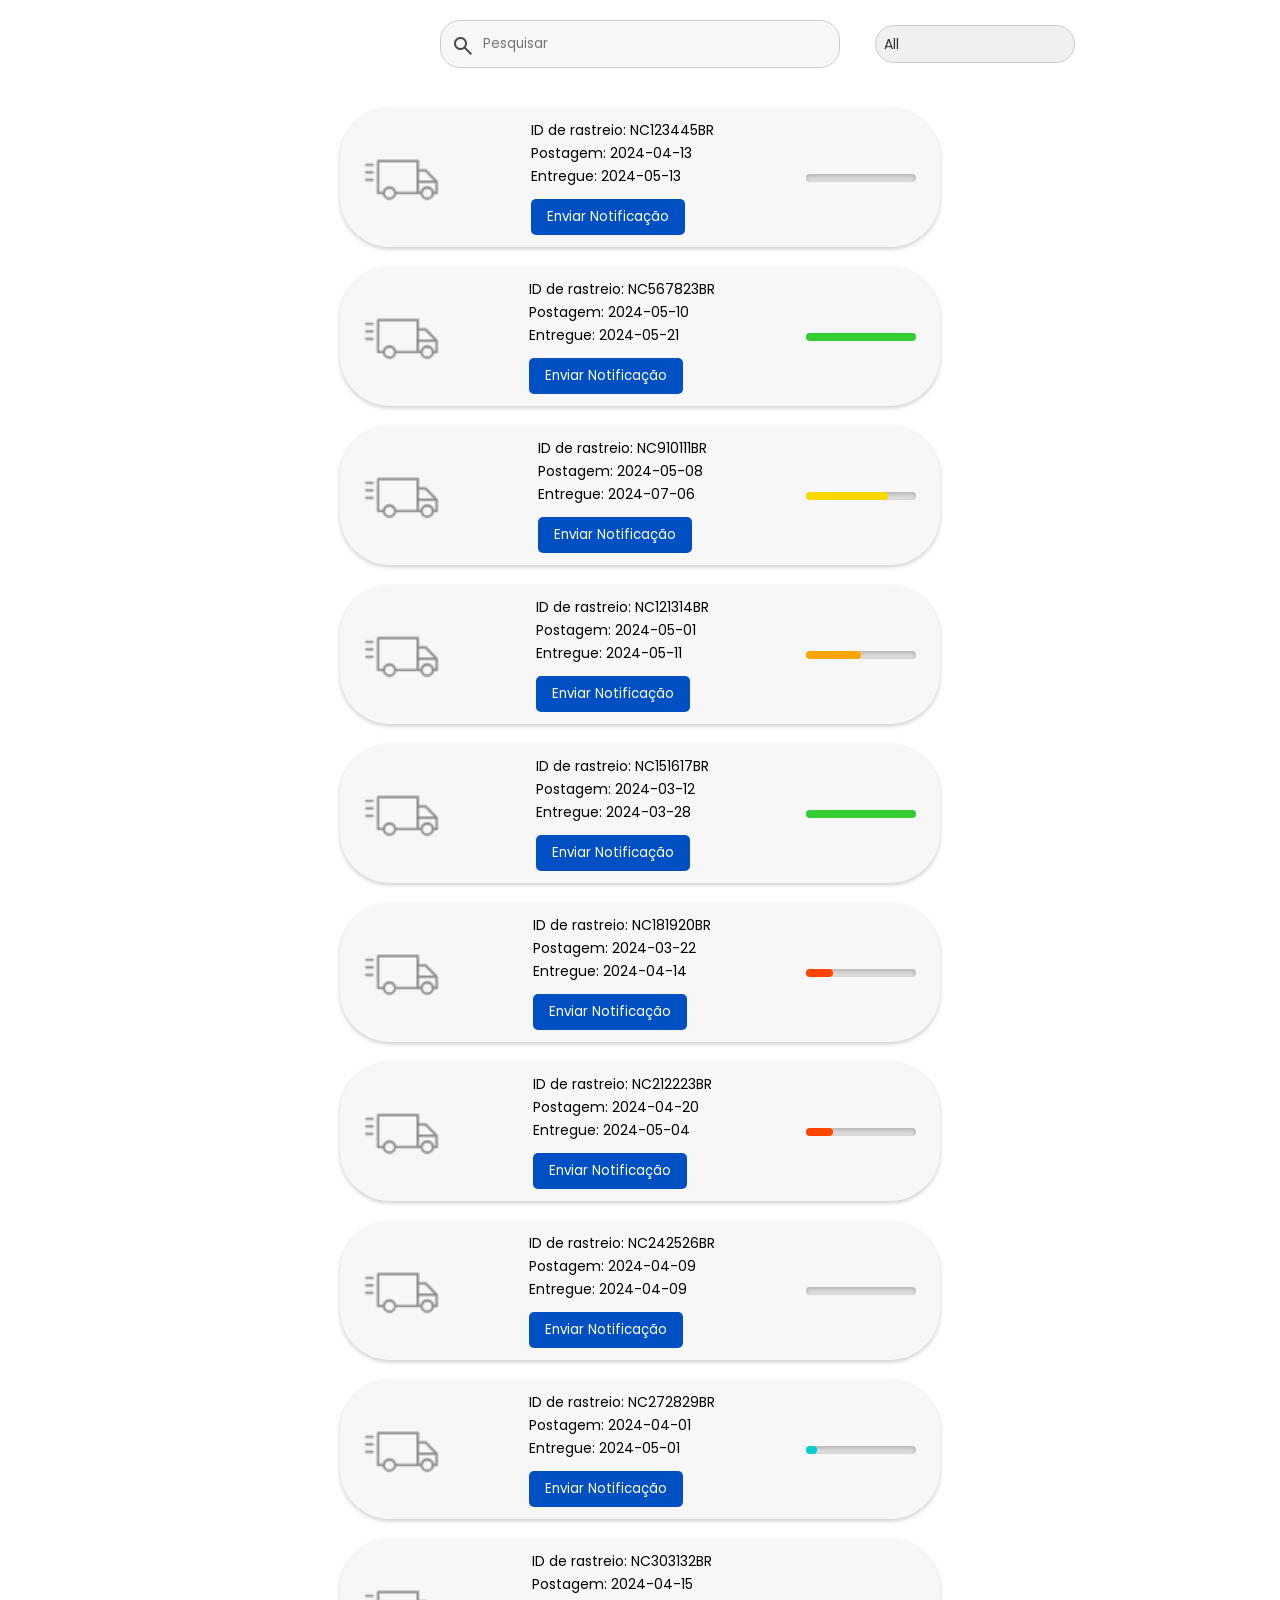
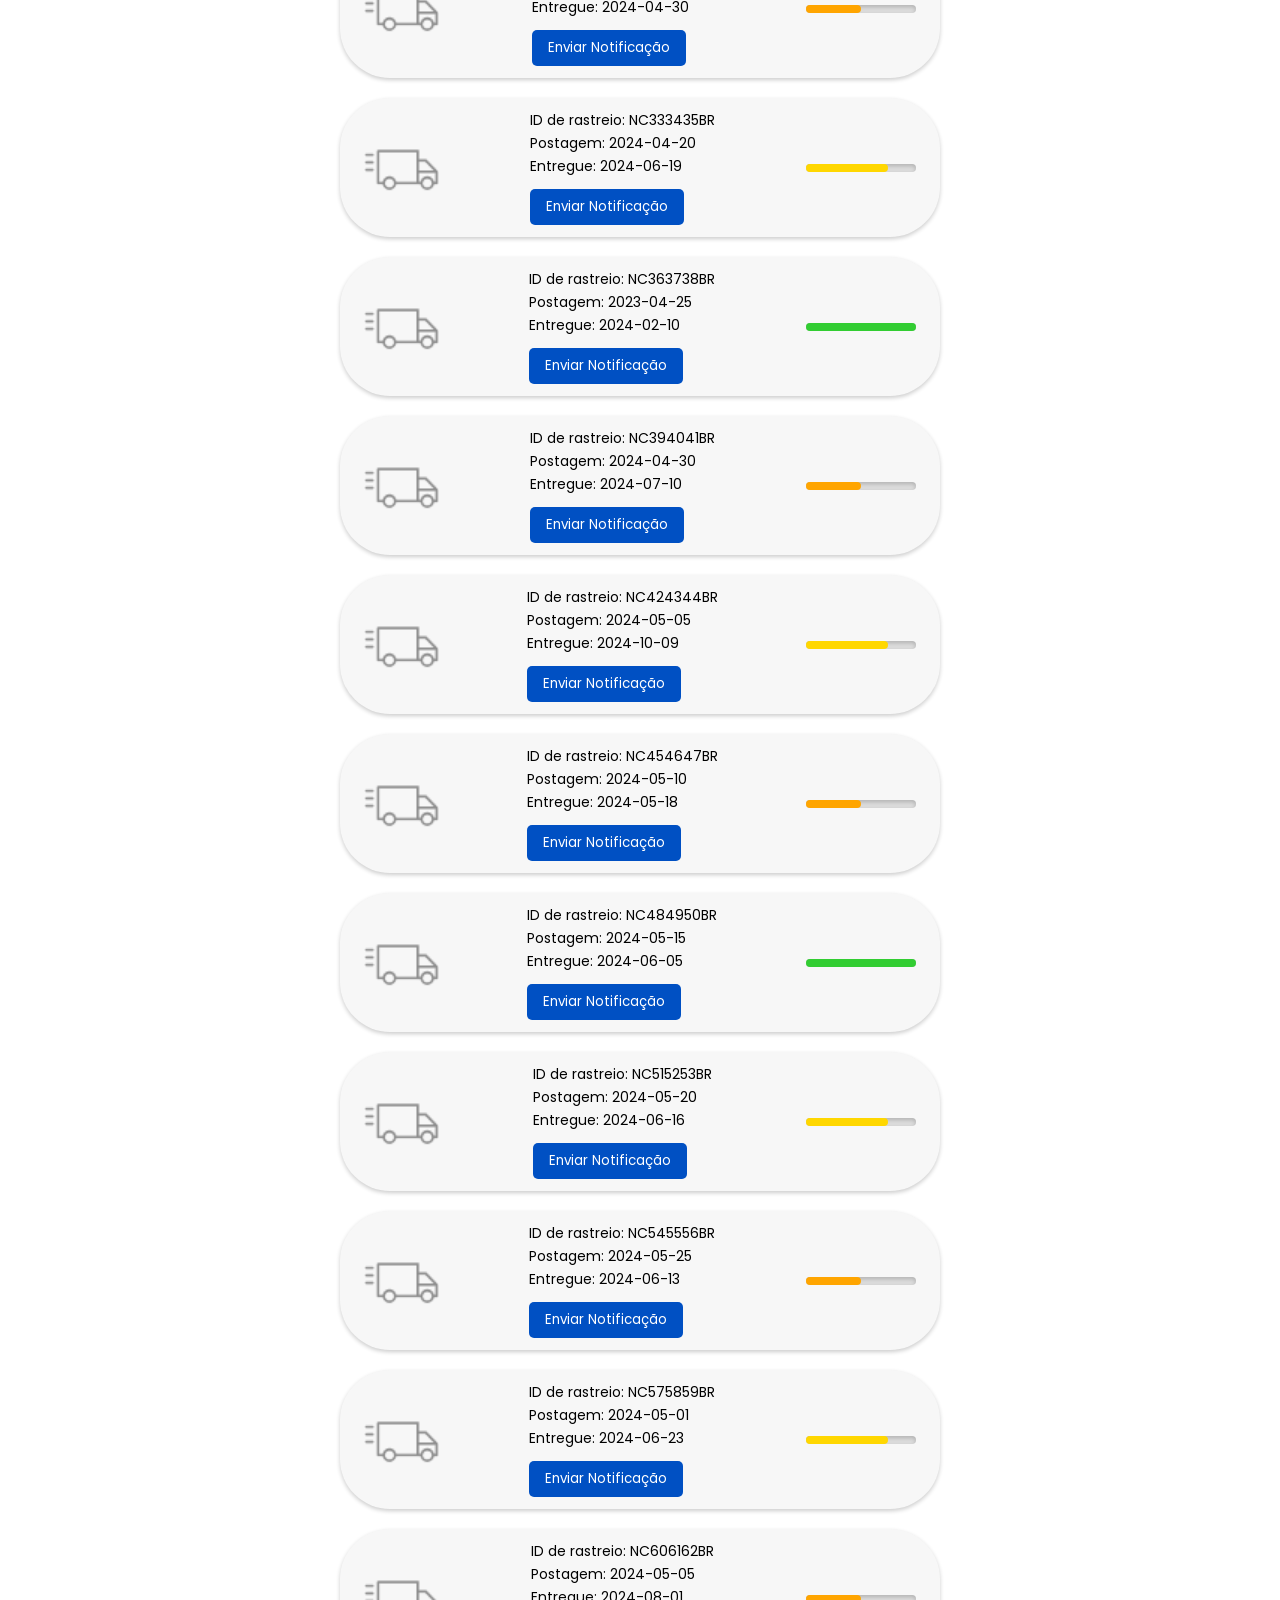
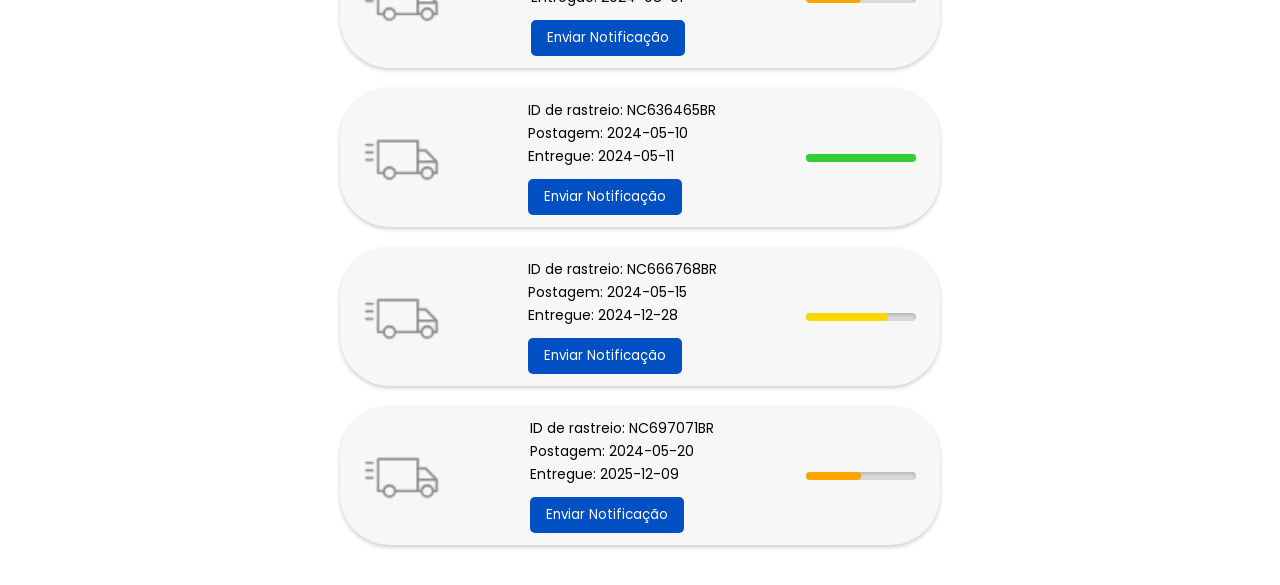
<file: codigo/assets/pages/rastreio.html>
<!DOCTYPE html>
<html lang="pt-br">
  <head>
    <link rel="stylesheet" href="../css/rastreio.css" />
    <link
      rel="stylesheet"
      href="https://fonts.googleapis.com/css2?family=Material+Symbols+Outlined:opsz,wght,FILL,GRAD@20..48,100..700,0..1,-50..200"
    />
    <link
      rel="shortcut icon"
      href="../img/entrega-rapida.png"
      type="image/x-icon"
    />
    <meta charset="UTF-8" />
    <meta name="viewport" content="width=device-width, initial-scale=1.0" />
    <title>DropFleet</title>
  </head>
  <body>
    <div class="search-container">
      <div class="search">
        <label for="searchInput">
          <span class="material-symbols-outlined"> search </span>
        </label>
        <input type="text" id="searchInput" placeholder="Pesquisar" />
      </div>
      <select id="statusFilter">
        <option value="">All</option>
        <option value="Entregue">Entregue</option>
        <option value="Aguardando liberação">Aguardando Liberação</option>
        <option value="Em transito">Em Trânsito</option>
        <option value="Aguardando retirada">Aguardando Retirada</option>
        <option value="Postado">Postado</option>
      </select>
    </div>
    <div class="container">
      <ul id="rastreios"></ul>
    </div>
    <script src="../js/rastreio.js"></script>
  </body>
</html>
</file>
<file: codigo/assets/css/rastreio.css>
@import url("https://fonts.googleapis.com/css2?family=Poppins:ital,wght@0,100;0,200;0,300;0,400;0,500;0,600;0,700;0,800;0,900&display=swap");

* {
  margin: 0;
  padding: 0;
  box-sizing: border-box;
  font-family: "Poppins", sans-serif;
}

body {
  background-color: #ffffff;
  background-size: contain;
  background-position: top center;
  background-repeat: no-repeat;
}

.container {
  width: 50%;
  height: 80%;
  margin: 0 auto;
  padding: 20px;
}

.container ul {
  list-style: none;
  padding: 0;
}

.object {
  display: flex;
  align-items: center;
  justify-content: space-between;
  margin-bottom: 20px;
  padding: 12px 24px;
  border-radius: 50px;
  box-shadow: 0 2px 4px rgba(0, 0, 0, 0.2);
  background-color: #f7f7f7;
}

.object img {
  height: auto;
  width: 75px;
}

.info {
  display: flex;
  flex-direction: column;
  align-items: flex-start;
}

.info p {
  font-size: 14px;
  margin-bottom: 2px;
}

.progress-bar {
  width: 20%;
  height: 8px;
  background-color: #ddd;
  border-radius: 5px;
  box-shadow: 0 2px 4px rgba(0, 0, 0, 0.2) inset;
}

.progress {
  height: 100%;
  border-radius: 5px;
}

.search {
  display: flex;
  align-items: center;
  border: 1px solid #ccc;
  width: 400px;
  margin: 20px auto;
  border-radius: 20px;
  padding: 5px 10px;
  color: #4b4b4b;
  background-color: #f7f7f7;
}

#searchInput {
  padding: 8px;
  border: none;
  background-color: transparent;
  width: 100%;
  outline: none;
}

.search label {
  height: 20px;
}

select {
  width: 200px;
  padding: 8px;
  font-size: 14px;
  color: #333;
  background-color: #f0f0f0;
  border: 1px solid #ccc;
  border-radius: 20px;
  -webkit-appearance: none;
  -moz-appearance: none;
  appearance: none;
  position: absolute;
  left: 875px;
  top: 25px;
}

select:focus {
  border-color: #0050c3;
  outline: none;
}

.notify-button {
  padding: 8px 16px;
  background-color: #0050c3;
  color: white;
  border: none;
  border-radius: 5px;
  cursor: pointer;
  margin-top: 10px;
}

.notify-button:hover {
  background-color: #003da1;
}
</file>
